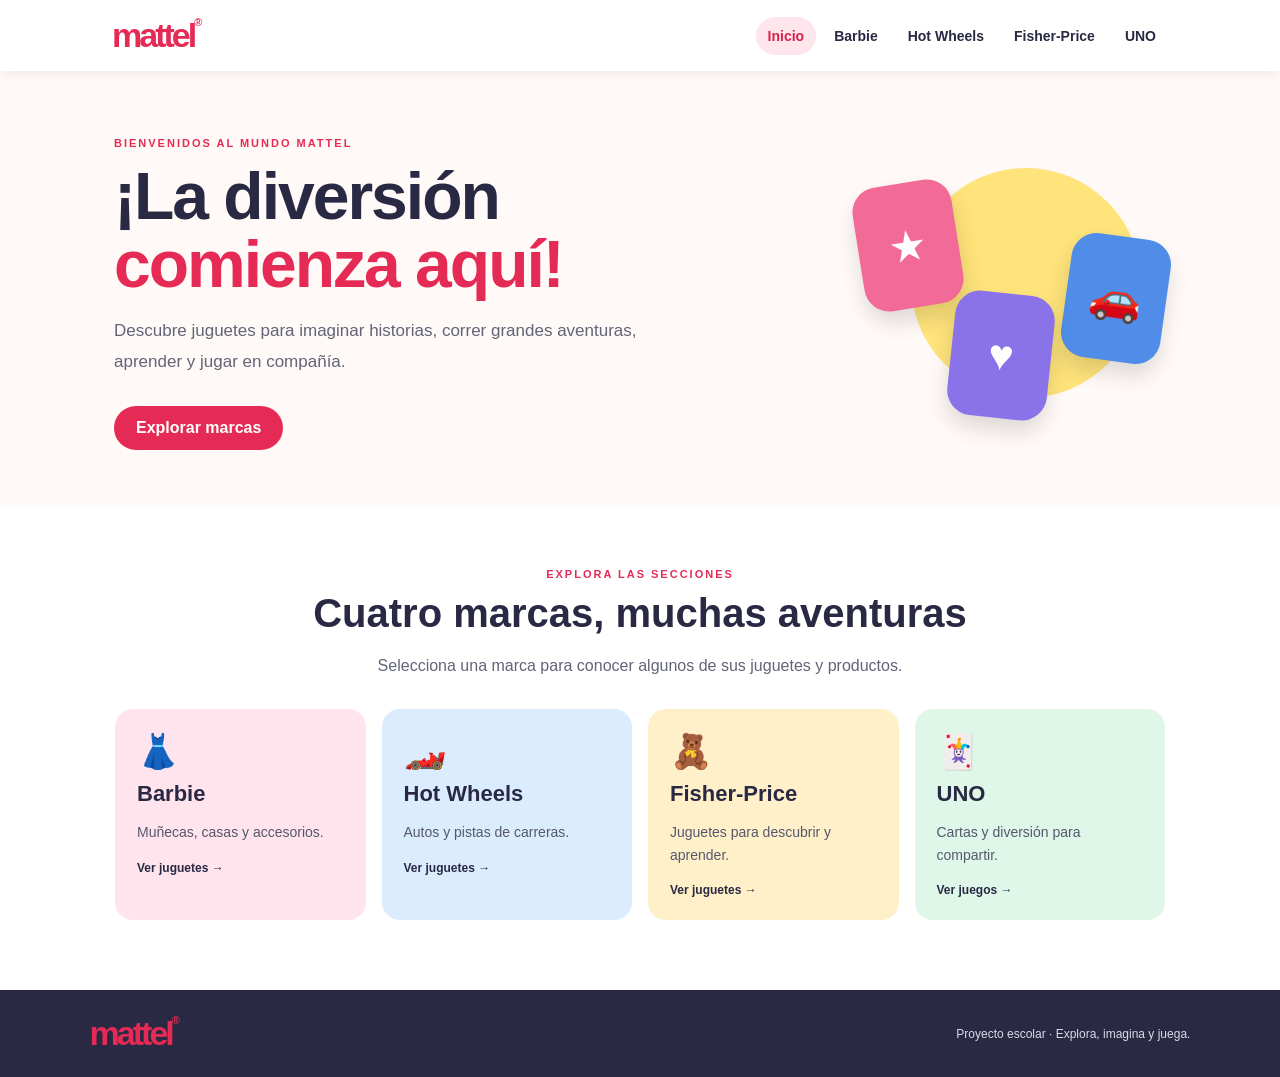
<file: index.html>
<!DOCTYPE html><html lang="es"><head><meta charset="UTF-8"><meta name="viewport" content="width=device-width, initial-scale=1"><title>Inicio | Mattel</title><link rel="stylesheet" href="estilos.css"></head><body><header><nav><a class="logo" href="index.html">mattel<span>®</span></a><button class="menu-btn" onclick="document.querySelector('.nav-links').classList.toggle('open')">☰ Menú</button><div class="nav-links"><a class="active" href="index.html">Inicio</a><a  href="barbie.html">Barbie</a><a  href="hotwheels.html">Hot Wheels</a><a  href="fisherprice.html">Fisher-Price</a><a  href="uno.html">UNO</a></div></nav></header><main><section class="welcome"><div class="welcome-copy"><p class="eyebrow">BIENVENIDOS AL MUNDO MATTEL</p><h1>¡La diversión<br><span>comienza aquí!</span></h1><p>Descubre juguetes para imaginar historias, correr grandes aventuras, aprender y jugar en compañía.</p><a class="btn" href="#marcas">Explorar marcas</a></div><div class="art"><div class="sun"></div><div class="toy t1">★</div><div class="toy t2">🚗</div><div class="toy t3">♥</div></div></section><section id="marcas" class="section"><p class="eyebrow">EXPLORA LAS SECCIONES</p><h2>Cuatro marcas, muchas aventuras</h2><p class="intro">Selecciona una marca para conocer algunos de sus juguetes y productos.</p><div class="brand-grid"><a class="brand-card barbie" href="barbie.html"><span class="emoji">👗</span><h3>Barbie</h3><p>Muñecas, casas y accesorios.</p><b>Ver juguetes →</b></a><a class="brand-card hot" href="hotwheels.html"><span class="emoji">🏎️</span><h3>Hot Wheels</h3><p>Autos y pistas de carreras.</p><b>Ver juguetes →</b></a><a class="brand-card fisher" href="fisherprice.html"><span class="emoji">🧸</span><h3>Fisher-Price</h3><p>Juguetes para descubrir y aprender.</p><b>Ver juguetes →</b></a><a class="brand-card uno" href="uno.html"><span class="emoji">🃏</span><h3>UNO</h3><p>Cartas y diversión para compartir.</p><b>Ver juegos →</b></a></div></section></main><footer><a class="logo" href="index.html">mattel<span>®</span></a><p>Proyecto escolar · Explora, imagina y juega.</p></footer></body></html>
</file>
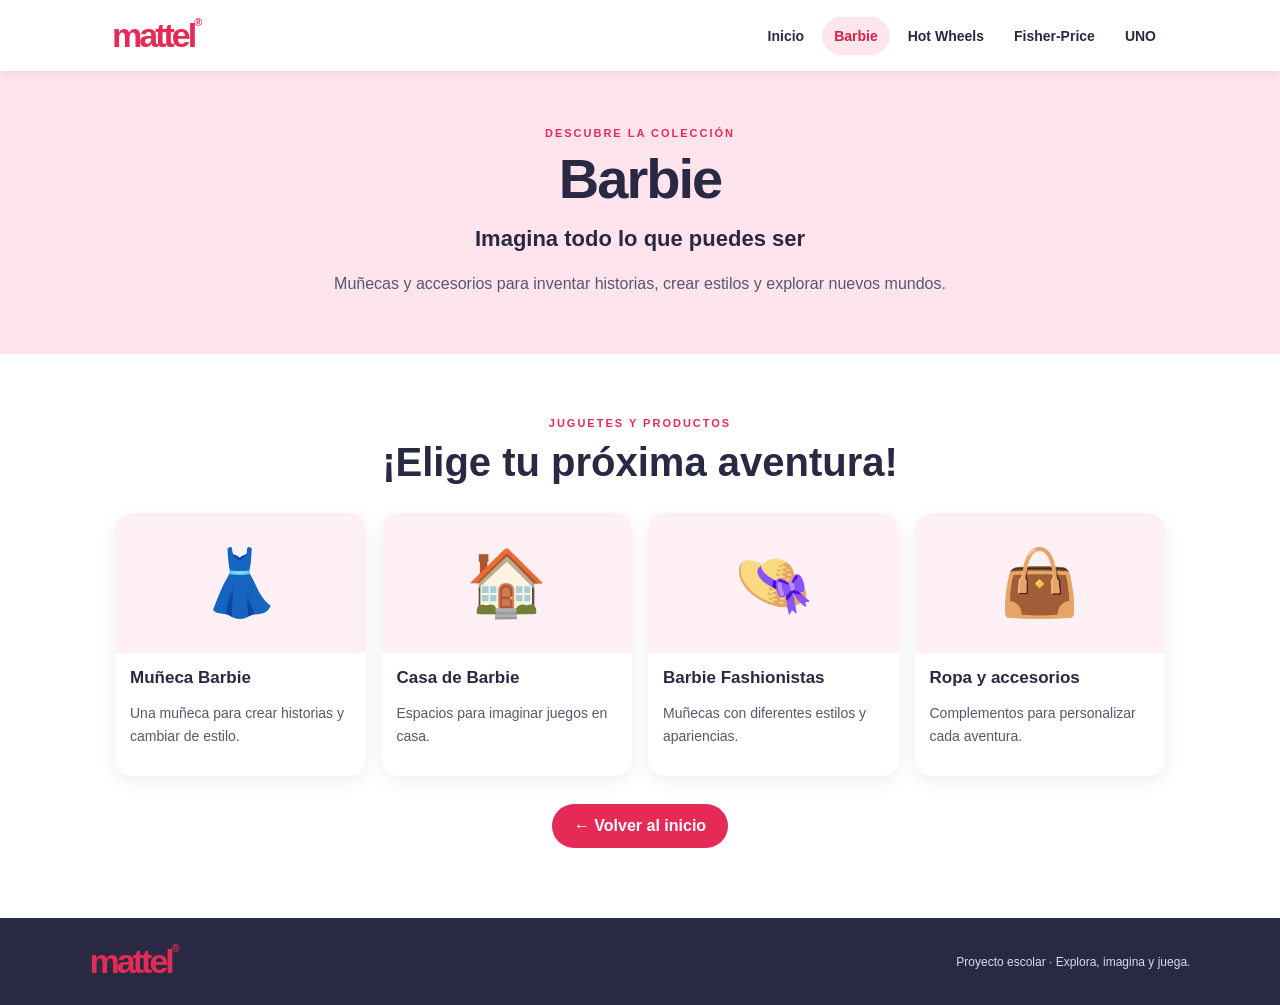
<file: barbie.html>
<!DOCTYPE html><html lang="es"><head><meta charset="UTF-8"><meta name="viewport" content="width=device-width, initial-scale=1"><title>Barbie | Mattel</title><link rel="stylesheet" href="estilos.css"></head><body><header><nav><a class="logo" href="index.html">mattel<span>®</span></a><button class="menu-btn" onclick="document.querySelector('.nav-links').classList.toggle('open')">☰ Menú</button><div class="nav-links"><a  href="index.html">Inicio</a><a class="active" href="barbie.html">Barbie</a><a  href="hotwheels.html">Hot Wheels</a><a  href="fisherprice.html">Fisher-Price</a><a  href="uno.html">UNO</a></div></nav></header><main><section class="category barbie"><p class="eyebrow">DESCUBRE LA COLECCIÓN</p><h1>Barbie</h1><h2>Imagina todo lo que puedes ser</h2><p>Muñecas y accesorios para inventar historias, crear estilos y explorar nuevos mundos.</p></section><section class="section"><p class="eyebrow">JUGUETES Y PRODUCTOS</p><h2>¡Elige tu próxima aventura!</h2><div class="product-grid"><article class="product"><div class="visual barbie">👗</div><div class="product-copy"><h3>Muñeca Barbie</h3><p>Una muñeca para crear historias y cambiar de estilo.</p></div></article><article class="product"><div class="visual barbie">🏠</div><div class="product-copy"><h3>Casa de Barbie</h3><p>Espacios para imaginar juegos en casa.</p></div></article><article class="product"><div class="visual barbie">👒</div><div class="product-copy"><h3>Barbie Fashionistas</h3><p>Muñecas con diferentes estilos y apariencias.</p></div></article><article class="product"><div class="visual barbie">👜</div><div class="product-copy"><h3>Ropa y accesorios</h3><p>Complementos para personalizar cada aventura.</p></div></article></div><a class="btn back" href="index.html">← Volver al inicio</a></section></main><footer><a class="logo" href="index.html">mattel<span>®</span></a><p>Proyecto escolar · Explora, imagina y juega.</p></footer></body></html>
</file>
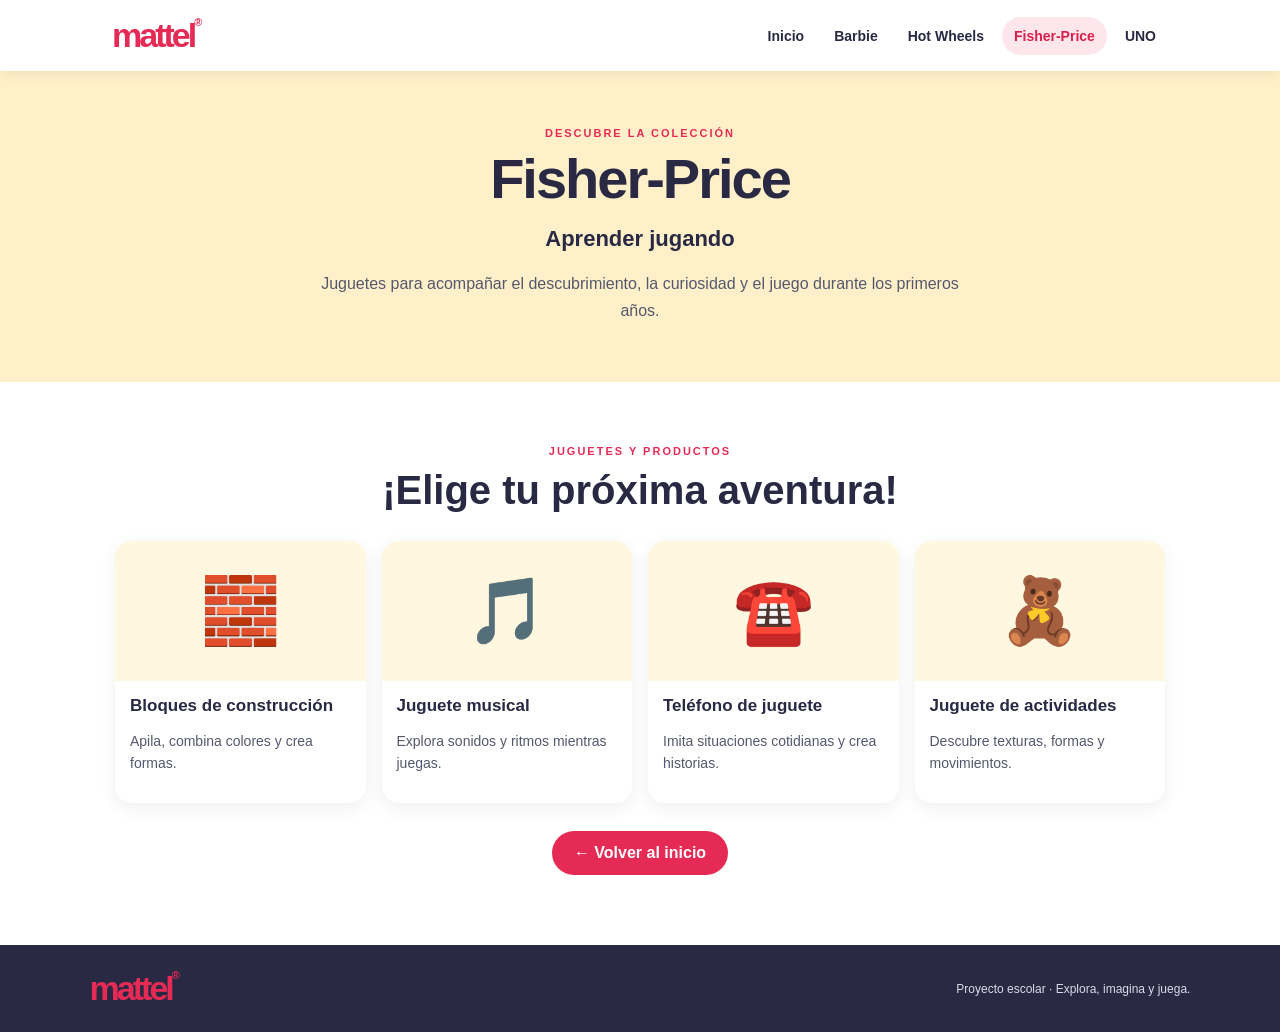
<file: fisherprice.html>
<!DOCTYPE html><html lang="es"><head><meta charset="UTF-8"><meta name="viewport" content="width=device-width, initial-scale=1"><title>Fisher-Price | Mattel</title><link rel="stylesheet" href="estilos.css"></head><body><header><nav><a class="logo" href="index.html">mattel<span>®</span></a><button class="menu-btn" onclick="document.querySelector('.nav-links').classList.toggle('open')">☰ Menú</button><div class="nav-links"><a  href="index.html">Inicio</a><a  href="barbie.html">Barbie</a><a  href="hotwheels.html">Hot Wheels</a><a class="active" href="fisherprice.html">Fisher-Price</a><a  href="uno.html">UNO</a></div></nav></header><main><section class="category fisher"><p class="eyebrow">DESCUBRE LA COLECCIÓN</p><h1>Fisher-Price</h1><h2>Aprender jugando</h2><p>Juguetes para acompañar el descubrimiento, la curiosidad y el juego durante los primeros años.</p></section><section class="section"><p class="eyebrow">JUGUETES Y PRODUCTOS</p><h2>¡Elige tu próxima aventura!</h2><div class="product-grid"><article class="product"><div class="visual fisher">🧱</div><div class="product-copy"><h3>Bloques de construcción</h3><p>Apila, combina colores y crea formas.</p></div></article><article class="product"><div class="visual fisher">🎵</div><div class="product-copy"><h3>Juguete musical</h3><p>Explora sonidos y ritmos mientras juegas.</p></div></article><article class="product"><div class="visual fisher">☎️</div><div class="product-copy"><h3>Teléfono de juguete</h3><p>Imita situaciones cotidianas y crea historias.</p></div></article><article class="product"><div class="visual fisher">🧸</div><div class="product-copy"><h3>Juguete de actividades</h3><p>Descubre texturas, formas y movimientos.</p></div></article></div><a class="btn back" href="index.html">← Volver al inicio</a></section></main><footer><a class="logo" href="index.html">mattel<span>®</span></a><p>Proyecto escolar · Explora, imagina y juega.</p></footer></body></html>
</file>
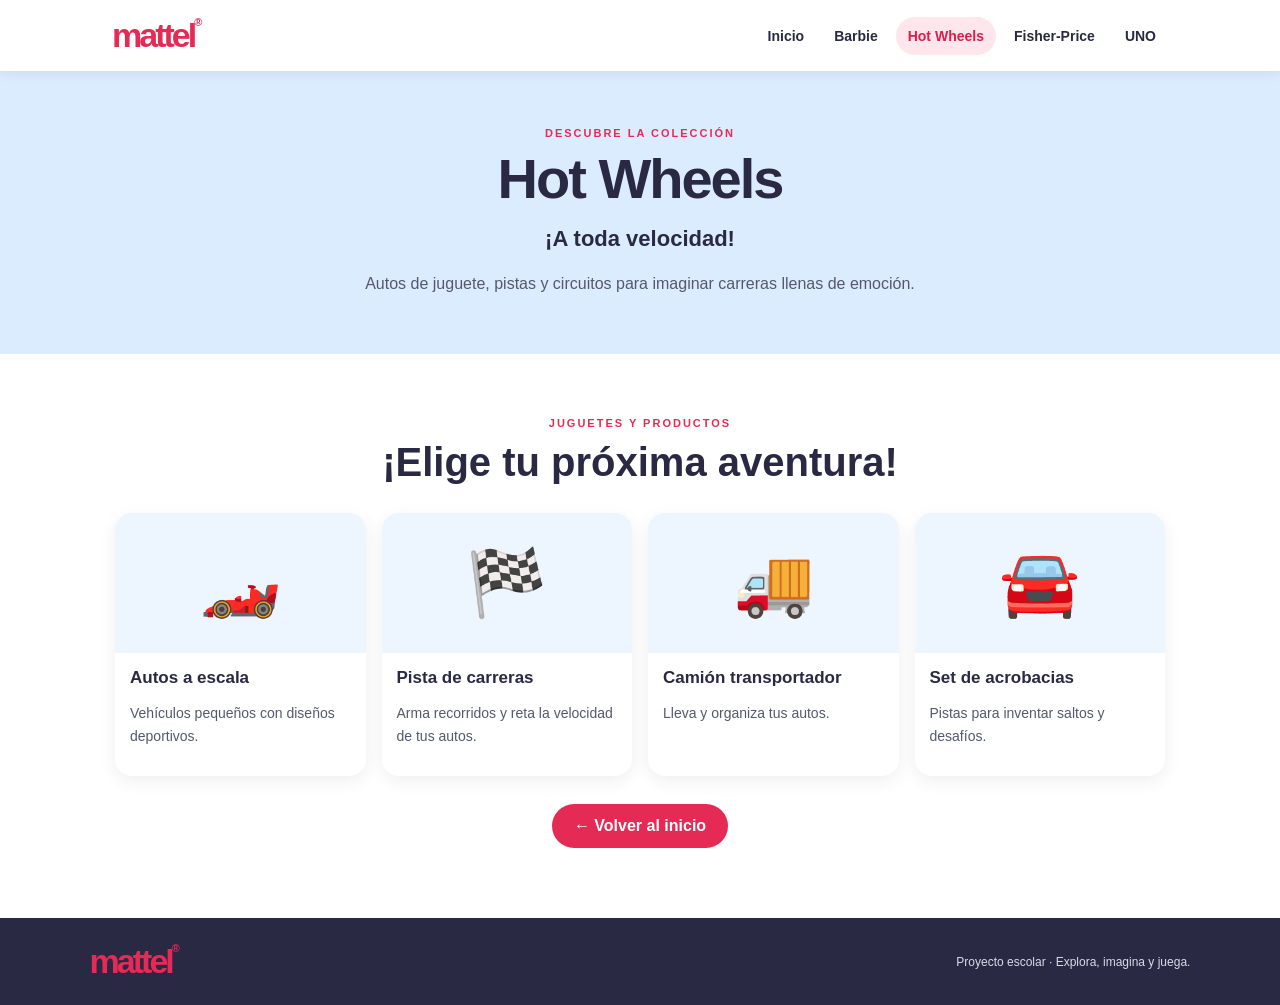
<file: hotwheels.html>
<!DOCTYPE html><html lang="es"><head><meta charset="UTF-8"><meta name="viewport" content="width=device-width, initial-scale=1"><title>Hot Wheels | Mattel</title><link rel="stylesheet" href="estilos.css"></head><body><header><nav><a class="logo" href="index.html">mattel<span>®</span></a><button class="menu-btn" onclick="document.querySelector('.nav-links').classList.toggle('open')">☰ Menú</button><div class="nav-links"><a  href="index.html">Inicio</a><a  href="barbie.html">Barbie</a><a class="active" href="hotwheels.html">Hot Wheels</a><a  href="fisherprice.html">Fisher-Price</a><a  href="uno.html">UNO</a></div></nav></header><main><section class="category hot"><p class="eyebrow">DESCUBRE LA COLECCIÓN</p><h1>Hot Wheels</h1><h2>¡A toda velocidad!</h2><p>Autos de juguete, pistas y circuitos para imaginar carreras llenas de emoción.</p></section><section class="section"><p class="eyebrow">JUGUETES Y PRODUCTOS</p><h2>¡Elige tu próxima aventura!</h2><div class="product-grid"><article class="product"><div class="visual hot">🏎️</div><div class="product-copy"><h3>Autos a escala</h3><p>Vehículos pequeños con diseños deportivos.</p></div></article><article class="product"><div class="visual hot">🏁</div><div class="product-copy"><h3>Pista de carreras</h3><p>Arma recorridos y reta la velocidad de tus autos.</p></div></article><article class="product"><div class="visual hot">🚚</div><div class="product-copy"><h3>Camión transportador</h3><p>Lleva y organiza tus autos.</p></div></article><article class="product"><div class="visual hot">🚘</div><div class="product-copy"><h3>Set de acrobacias</h3><p>Pistas para inventar saltos y desafíos.</p></div></article></div><a class="btn back" href="index.html">← Volver al inicio</a></section></main><footer><a class="logo" href="index.html">mattel<span>®</span></a><p>Proyecto escolar · Explora, imagina y juega.</p></footer></body></html>
</file>
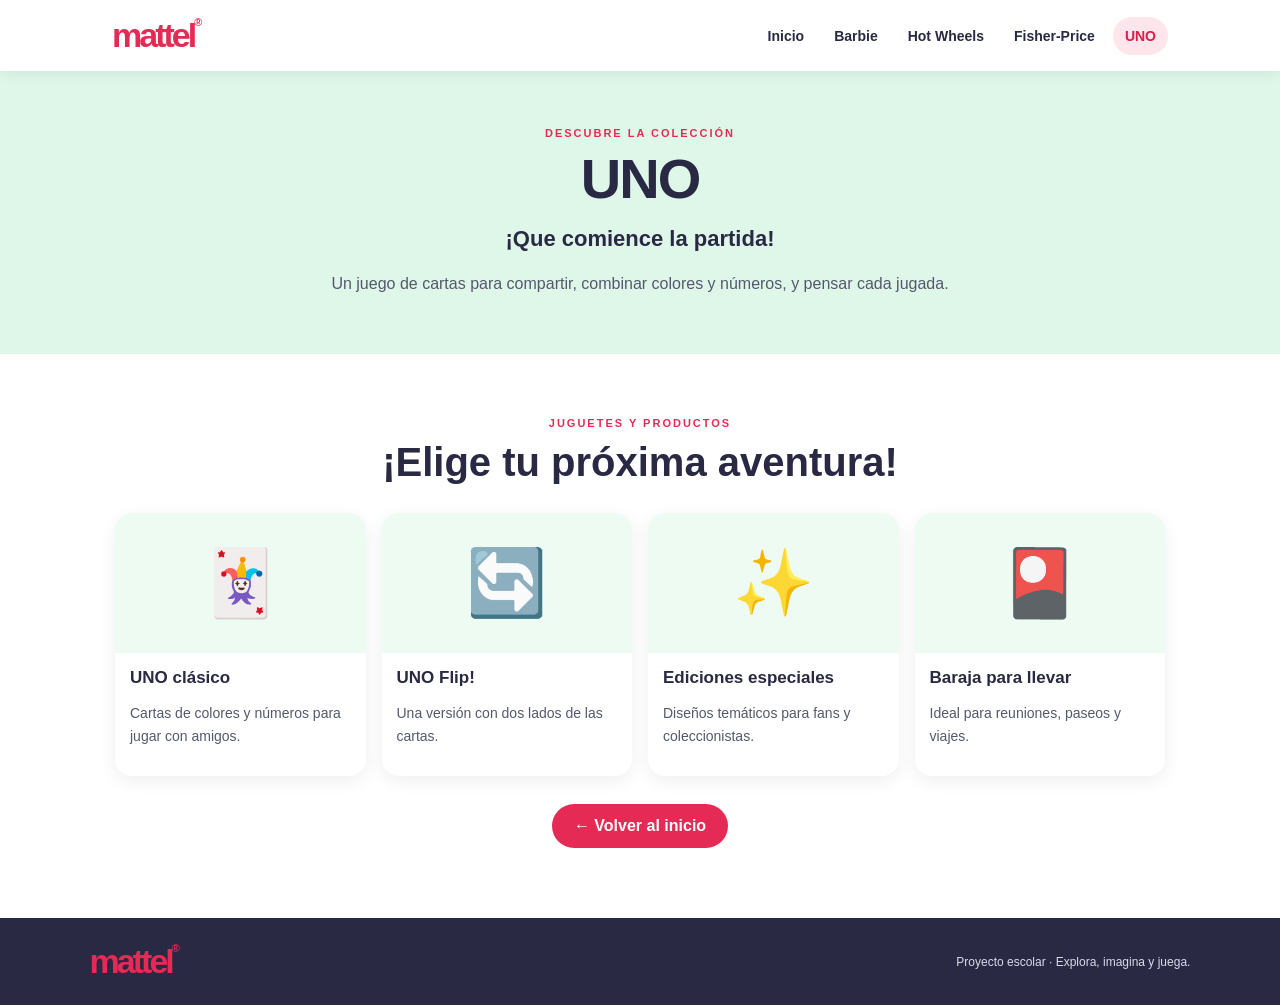
<file: uno.html>
<!DOCTYPE html><html lang="es"><head><meta charset="UTF-8"><meta name="viewport" content="width=device-width, initial-scale=1"><title>UNO | Mattel</title><link rel="stylesheet" href="estilos.css"></head><body><header><nav><a class="logo" href="index.html">mattel<span>®</span></a><button class="menu-btn" onclick="document.querySelector('.nav-links').classList.toggle('open')">☰ Menú</button><div class="nav-links"><a  href="index.html">Inicio</a><a  href="barbie.html">Barbie</a><a  href="hotwheels.html">Hot Wheels</a><a  href="fisherprice.html">Fisher-Price</a><a class="active" href="uno.html">UNO</a></div></nav></header><main><section class="category uno"><p class="eyebrow">DESCUBRE LA COLECCIÓN</p><h1>UNO</h1><h2>¡Que comience la partida!</h2><p>Un juego de cartas para compartir, combinar colores y números, y pensar cada jugada.</p></section><section class="section"><p class="eyebrow">JUGUETES Y PRODUCTOS</p><h2>¡Elige tu próxima aventura!</h2><div class="product-grid"><article class="product"><div class="visual uno">🃏</div><div class="product-copy"><h3>UNO clásico</h3><p>Cartas de colores y números para jugar con amigos.</p></div></article><article class="product"><div class="visual uno">🔄</div><div class="product-copy"><h3>UNO Flip!</h3><p>Una versión con dos lados de las cartas.</p></div></article><article class="product"><div class="visual uno">✨</div><div class="product-copy"><h3>Ediciones especiales</h3><p>Diseños temáticos para fans y coleccionistas.</p></div></article><article class="product"><div class="visual uno">🎴</div><div class="product-copy"><h3>Baraja para llevar</h3><p>Ideal para reuniones, paseos y viajes.</p></div></article></div><a class="btn back" href="index.html">← Volver al inicio</a></section></main><footer><a class="logo" href="index.html">mattel<span>®</span></a><p>Proyecto escolar · Explora, imagina y juega.</p></footer></body></html>
</file>
<file: estilos.css>
*{box-sizing:border-box}body{margin:0;font-family:Arial,sans-serif;color:#292943;background:#fffaf8}a{text-decoration:none;color:inherit}header{background:#fff;box-shadow:0 3px 12px #0001;position:sticky;top:0;z-index:5}nav{max-width:1100px;margin:auto;padding:16px 22px;display:flex;align-items:center;justify-content:space-between;gap:16px}.logo{font-size:34px;font-weight:900;letter-spacing:-3px;color:#e52b55}.logo span{font-size:11px;vertical-align:top}.nav-links{display:flex;gap:6px}.nav-links a{padding:11px 12px;border-radius:22px;font-size:14px;font-weight:bold}.nav-links a:hover,.nav-links .active{background:#ffe5ec;color:#d91f4b}.menu-btn{display:none;background:#292943;color:#fff;border:0;padding:10px 14px;border-radius:18px}.welcome{max-width:1100px;margin:auto;padding:55px 24px;display:flex;align-items:center;justify-content:space-between;gap:25px;min-height:390px}.welcome-copy{max-width:540px}.eyebrow{font-size:11px;font-weight:bold;letter-spacing:2px;color:#e52b55}.welcome h1,.category h1{font-size:clamp(42px,6vw,66px);line-height:1.03;margin:14px 0;letter-spacing:-2px}.welcome h1 span{color:#e52b55}.welcome p:not(.eyebrow){font-size:17px;line-height:1.8;color:#626477}.btn{display:inline-block;background:#e52b55;color:white;padding:13px 22px;border-radius:24px;font-weight:bold;margin-top:12px}.art{position:relative;width:320px;height:260px;flex-shrink:0}.sun{position:absolute;right:25px;top:10px;width:230px;height:230px;border-radius:50%;background:#ffe47b}.toy{position:absolute;width:100px;height:125px;border-radius:25px;display:grid;place-items:center;color:white;font-size:43px;box-shadow:0 12px 22px #0002}.t1{background:#f26b98;left:12px;top:25px;transform:rotate(-9deg)}.t2{background:#4f8de8;right:0;top:78px;transform:rotate(8deg)}.t3{background:#8a73e9;left:105px;top:135px;transform:rotate(6deg)}.section{padding:52px 24px 70px;text-align:center;background:white}.section h2{font-size:clamp(28px,4vw,40px);margin:10px 0}.intro{color:#626477;line-height:1.7}.brand-grid,.product-grid{max-width:1050px;margin:30px auto 0;display:grid;grid-template-columns:repeat(4,1fr);gap:16px;text-align:left}.brand-card{padding:22px;border-radius:18px;min-height:190px;transition:.2s}.brand-card:hover,.product:hover{transform:translateY(-4px)}.brand-card .emoji{font-size:34px}.brand-card h3{font-size:22px;margin:10px 0 5px}.brand-card p,.product p{font-size:14px;line-height:1.6;color:#55586c}.brand-card b{font-size:12px}.barbie{background:#ffe3ed}.hot{background:#dcecff}.fisher{background:#fff0c9}.uno{background:#dff7e9}.category{text-align:center;padding:45px 22px}.category h1{font-size:56px;margin:10px}.category h2{font-size:22px}.category>p:last-child{max-width:650px;margin:12px auto;line-height:1.7;color:#55586c}.product-grid{margin-top:28px}.product{background:#fff;border-radius:17px;overflow:hidden;box-shadow:0 5px 18px #0001;transition:.2s}.visual{height:140px;display:grid;place-items:center;font-size:65px;background:#f5f5fa}.visual.barbie{background:#fff0f5}.visual.hot{background:#edf5ff}.visual.fisher{background:#fff7df}.visual.uno{background:#edfbf3}.product-copy{padding:15px}.product h3{margin:0 0 8px;font-size:17px}.back{margin-top:28px}footer{padding:24px 7%;background:#292943;color:white;display:flex;justify-content:space-between;align-items:center;gap:15px;flex-wrap:wrap}footer p{font-size:12px;color:#d9daea}@media(max-width:850px){.brand-grid,.product-grid{grid-template-columns:repeat(2,1fr)}.art{transform:scale(.85);transform-origin:center}.welcome{gap:0}}@media(max-width:650px){nav{flex-wrap:wrap}.menu-btn{display:block}.nav-links{display:none;width:100%;flex-direction:column}.nav-links.open{display:flex}.nav-links a{padding:12px}.welcome{flex-direction:column;align-items:flex-start;padding-top:35px}.art{align-self:center;margin-top:10px}.category h1{font-size:44px}}@media(max-width:430px){.brand-grid,.product-grid{grid-template-columns:1fr}.art{transform:scale(.75);transform-origin:left center;margin-bottom:-35px}}
</file>
